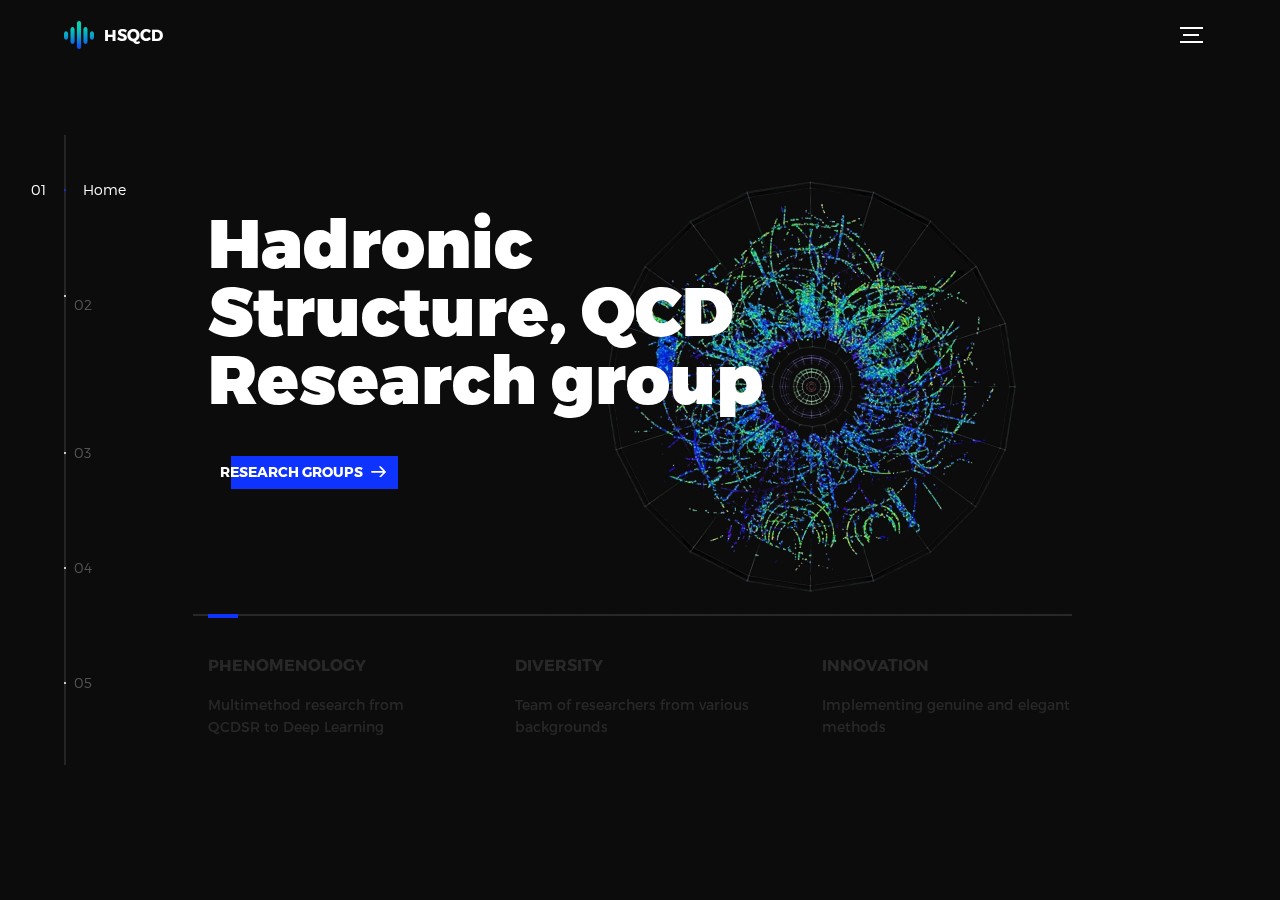
<file: index.html>
<!DOCTYPE html>
<html lang="en">
<head>
  <title>HSQCD</title>
  <meta charset="utf-8">
  <meta name="viewport" content="width=device-width, initial-scale=1">
  <meta http-equiv="X-UA-Compatible" content="IE=edge">
  <meta name="description" content="HSQCD-Collaboration">
  <meta name="keywords" content="HSQCD, Hadrons, QCD, Physics, Particle">
  <meta name="author" content="HSQCD">
  <link rel="stylesheet" href="assets/css/main.css">
  <style>
    /* Define the custom button style */
    .custom-button {
        display: inline-block;
        padding: 10px 20px;
        font-size: 16px;
        font-weight: bold;
        color: #ffffff; /* White text color */
        background-color: #0037ff; /* Blue background color */
        border: none;
        border-radius: 1px;
        text-decoration: none;
        cursor: pointer;
        transition: background-color 0.3s ease;
    }
    
    .custom-button:hover {
        background-color: #0056b3; /* Darker blue on hover */
    }
    
    .button-row {
        text-align: center; /* Center align the buttons within each row */
        margin-bottom: 20px;
    }
    </style>
</head>
<body>

<!-- notification for small viewports and landscape oriented smartphones -->
<div class="device-notification">
  <a class="device-notification--logo" href="#0">
    <img src="assets/img/logo.png" alt="HSQCD">
    <p>HSQCD</p>
  </a>
  <p class="device-notification--message">HSQCD has so much to offer that we must request you orient your device to portrait or find a larger screen. You won't be disappointed.</p>
</div>

<div class="perspective effect-rotate-left">
  <div class="container">
    <div class="outer-nav--return"></div>
    <div id="viewport" class="l-viewport">
      <div class="l-wrapper">
        <header class="header">
          <a class="header--logo" href="#0">
            <img src="assets/img/logo.png" alt="Global">
            <p>HSQCD</p>
          </a>
          <button class="header--cta cta">Research Groups</button>
          <div class="header--nav-toggle">
            <span></span>
          </div>
        </header>
        <nav class="l-side-nav">
          <ul class="side-nav">
            <li class="is-active"><span>Home</span></li>
            <li><span>Collaboration Info</span></li>
            <li><span>About</span></li>
            <li><span>Contact</span></li>
            <li><span>Research Groups</span></li>
          </ul>
        </nav>
        <ul class="l-main-content main-content">
          <li class="l-section section section--is-active">
            <div class="intro">
              <div class="intro--banner">
                <h1>Hadronic <br>Structure, QCD<br>Research group</h1>
                <button class="cta">Research Groups
                  <svg version="1.1" id="Layer_1" xmlns="http://www.w3.org/2000/svg" xmlns:xlink="http://www.w3.org/1999/xlink" x="0px" y="0px" viewBox="0 0 150 118" style="enable-background:new 0 0 150 118;" xml:space="preserve">
                    <g transform="translate(0.000000,118.000000) scale(0.100000,-0.100000)">
                      <path d="M870,1167c-34-17-55-57-46-90c3-15,81-100,194-211l187-185l-565-1c-431,0-571-3-590-13c-55-28-64-94-18-137c21-20,33-20,597-20h575l-192-193C800,103,794,94,849,39c20-20,39-29,61-29c28,0,63,30,298,262c147,144,272,271,279,282c30,51,23,60-219,304C947,1180,926,1196,870,1167z"/>
                    </g>
                  </svg>
                  <span class="btn-background"></span>
                </button>
                <img src="assets/img/allice.png" alt="Welcome">
              </div>
              <div class="intro--options">
                <a href="#0">
                  <h3>Phenomenology</h3>
                  <p>Multimethod research from QCDSR to Deep Learning</p>
                </a>
                <a href="#0">
                  <h3>Diversity</h3>
                  <p>Team of researchers from various backgrounds</p>
                </a>
                <a href="#0">
                  <h3>Innovation</h3>
                  <p>Implementing genuine and elegant methods</p>
                </a>
              </div>
            </div>
          </li>
          <li class="l-section section">
            <div class="work">
              <h2>Collaboration Info</h2>
              <div class="work--lockup">
                <ul class="slider">
                  <li class="slider--item slider--item-left">
                    <a href="#0">
                      <div class="slider--item-image">
                        <img src="assets/img/Azizi.jpeg" alt="Dr. Azizi">
                      </div>
                      <p class="slider--item-title">Dr. Azizi</p>
                      <p class="slider--item-description">Head of the collaboration. Expert in hadronic physics and QCD</p>
                    </a>
                  </li>
                  <li class="slider--item slider--item-center">
                    <a href="#0">
                      <div class="slider--item-image">
                        <img src="assets/img/cern.png" alt="CERN-FCC">
                      </div>
                      <p class="slider--item-title">CERN-Collaborator</p>
                      <p class="slider--item-description">Member of the future circular collider program.</p>
                    </a>
                  </li>
                  <li class="slider--item slider--item-right">
                    <a href="#0">
                      <div class="slider--item-image">
                        <img src="assets/img/Middle-east.png" alt="middle-east">
                      </div>
                      <p class="slider--item-title">HEP Center</p>
                      <p class="slider--item-description"> For Middle Eastern Researchers </p>
                    </a>
                  </li>
                </ul>
                <div class="slider--prev">
                  <svg version="1.1" id="Layer_1" xmlns="http://www.w3.org/2000/svg" xmlns:xlink="http://www.w3.org/1999/xlink" x="0px" y="0px" viewBox="0 0 150 118" style="enable-background:new 0 0 150 118;" xml:space="preserve">
                    <g transform="translate(0.000000,118.000000) scale(0.100000,-0.100000)">
                      <path d="M561,1169C525,1155,10,640,3,612c-3-13,1-36,8-52c8-15,134-145,281-289C527,41,562,10,590,10c22,0,41,9,61,29c55,55,49,64-163,278L296,510h575c564,0,576,0,597,20c46,43,37,109-18,137c-19,10-159,13-590,13l-565,1l182,180c101,99,187,188,193,199c16,30,12,57-12,84C631,1174,595,1183,561,1169z"/>
                    </g>
                  </svg>
                </div>
                <div class="slider--next">
                  <svg version="1.1" id="Layer_1" xmlns="http://www.w3.org/2000/svg" xmlns:xlink="http://www.w3.org/1999/xlink" x="0px" y="0px" viewBox="0 0 150 118" style="enable-background:new 0 0 150 118;" xml:space="preserve">
                    <g transform="translate(0.000000,118.000000) scale(0.100000,-0.100000)">
                      <path d="M870,1167c-34-17-55-57-46-90c3-15,81-100,194-211l187-185l-565-1c-431,0-571-3-590-13c-55-28-64-94-18-137c21-20,33-20,597-20h575l-192-193C800,103,794,94,849,39c20-20,39-29,61-29c28,0,63,30,298,262c147,144,272,271,279,282c30,51,23,60-219,304C947,1180,926,1196,870,1167z"/>
                    </g>
                  </svg>
                </div>
              </div>
            </div>
          </li>
          <li class="l-section section">
            <div class="about">
              <div class="about--banner">
                <h2>Exploring<br>the Universe<br>in the smallest<br>scales</h2>
                <a href="avail-jobs.html">Available Jobs
                  <span>
                    <svg version="1.1" id="Layer_1" xmlns="http://www.w3.org/2000/svg" xmlns:xlink="http://www.w3.org/1999/xlink" x="0px" y="0px" viewBox="0 0 150 118" style="enable-background:new 0 0 150 118;" xml:space="preserve">
                      <g transform="translate(0.000000,118.000000) scale(0.100000,-0.100000)">
                        <path d="M870,1167c-34-17-55-57-46-90c3-15,81-100,194-211l187-185l-565-1c-431,0-571-3-590-13c-55-28-64-94-18-137c21-20,33-20,597-20h575l-192-193C800,103,794,94,849,39c20-20,39-29,61-29c28,0,63,30,298,262c147,144,272,271,279,282c30,51,23,60-219,304C947,1180,926,1196,870,1167z"/>
                      </g>
                    </svg>
                  </span>
                </a>
                <img src="assets/img/tetraa.png" alt="About Us">
              </div>
              <div class="about--options">
                <a href="#0">
                  <h3>Members</h3>
                </a>
                <a href="#0">
                  <h3>Highlighted Publications</h3>
                </a>
                <a href="#0">
                  <h3>News Updates</h3>
                </a>
              </div>
            </div>
          </li>
          <li class="l-section section">
            <div class="contact">
              <div class="contact--lockup">
                <div class="modal">
                  <div class="modal--information">
                    <p>N.Kargar, Tehran, Iran</p>
                    <a href="mailto:kazem.azizi@ut.ac.ir">kazem.azizi@ut.ac.ir</a>
                  </div>
                  <ul class="modal--options">
                    <li><a href="mailto:kazem.azizi@ut.ac.ir">Contact Us</a></li>
                  </ul>
                </div>
              </div>
            </div>
          </li>
          <li class="l-section section">
            <div class="hire">
                <h2>Research topics</h2>
                <div class="button-row">
                    <a href="struct-func.html"><button class="custom-button">Structure Functions</button></a>
                    <a href="SM-phys.html"><button class="custom-button">SM Physics</button></a>
                    <a href="BSM.html"><button class="custom-button">BSM Physics</button></a>
                    <a href="dark-sect.html"><button class="custom-button">Dark Sector</button></a>
                </div>
                <div class="button-row">
                    <a href="exotic-hadrons.html"><button class="custom-button">Exotic Hadrons</button></a>
                    <a href="Higgs-sector.html"><button class="custom-button">Higgs Sector</button></a>
                    <a href="in-medium.html"><button class="custom-button">In-Medium Effects</button></a>
                </div>
                <div class="button-row">
                    <a href="QCDSR.html"><button class="custom-button">QCDSR</button></a>
                    <a href="experiment.html"><button class="custom-button">Experiments</button></a>
                    <a href="astro-cosmo-part.html"><button class="custom-button">Astro-Cosmo Particle</button></a>
                    <a href="model-building.html"><button class="custom-button">Model Building</button></a>
                </div>
            </div>
            
          </li>
        </ul>
      </div>
    </div>
  </div>
  <ul class="outer-nav">
    <li class="is-active">Home</li>
    <li>Collaboration Info</li>
    <li>About</li>
    <li>Contact</li>
    <li>Research Groups</li>
  </ul>
</div>

<script src="https://ajax.googleapis.com/ajax/libs/jquery/2.2.4/jquery.min.js"></script>
<script>window.jQuery || document.write('<script src="assets/js/vendor/jquery-2.2.4.min.js"><\/script>')</script>
<script src="assets/js/functions-min.js"></script>
</body>
</html>
</file>
<file: assets/css/main.css>
@font-face{font-family:'Montserrat';src:url("fonts/Montserrat-Black.eot");src:local("☺"),url("fonts/Montserrat-Black.woff") format("woff"),url("fonts/Montserrat-Black.ttf") format("truetype"),url("fonts/Montserrat-Black.svg") format("svg");font-weight:900;font-style:normal}@font-face{font-family:'Montserrat';src:url("fonts/Montserrat-Bold.eot");src:local("☺"),url("fonts/Montserrat-Bold.woff") format("woff"),url("fonts/Montserrat-Bold.ttf") format("truetype"),url("fonts/Montserrat-Bold.svg") format("svg");font-weight:700;font-style:normal}@font-face{font-family:'Montserrat';src:url("fonts/Montserrat-Regular.eot");src:local("☺"),url("fonts/Montserrat-Regular.woff") format("woff"),url("fonts/Montserrat-Regular.ttf") format("truetype"),url("fonts/Montserrat-Regular.svg") format("svg");font-weight:400;font-style:normal}@font-face{font-family:'Montserrat';src:url("fonts/Montserrat-Light.eot");src:local("☺"),url("fonts/Montserrat-Light.woff") format("woff"),url("fonts/Montserrat-Light.ttf") format("truetype"),url("fonts/Montserrat-Light.svg") format("svg");font-weight:300;font-style:normal}/*! normalize.css v3.0.2 | MIT License | git.io/normalize */html{font-family:sans-serif;-ms-text-size-adjust:100%;-webkit-text-size-adjust:100%}body{margin:0}article,aside,details,figcaption,figure,footer,header,hgroup,main,menu,nav,section,summary{display:block}audio,canvas,progress,video{display:inline-block;vertical-align:baseline}audio:not([controls]){display:none;height:0}[hidden],template{display:none}a{background-color:transparent}a:active,a:hover{outline:0}abbr[title]{border-bottom:1px dotted}b,strong{font-weight:bold}dfn{font-style:italic}h1{font-size:2em;margin:0.67em 0}mark{background:#ff0;color:#000}small{font-size:80%}sub,sup{font-size:75%;line-height:0;position:relative;vertical-align:baseline}sup{top:-0.5em}sub{bottom:-0.25em}img{border:0}svg:not(:root){overflow:hidden}figure{margin:1em 40px}hr{box-sizing:content-box;height:0}pre{overflow:auto}code,kbd,pre,samp{font-family:monospace, monospace;font-size:1em}button,input,optgroup,select,textarea{color:inherit;font:inherit;margin:0}button{overflow:visible}button,select{text-transform:none}button,html input[type="button"],input[type="reset"],input[type="submit"]{-webkit-appearance:button;cursor:pointer}button[disabled],html input[disabled]{cursor:default}button::-moz-focus-inner,input::-moz-focus-inner{border:0;padding:0}input{line-height:normal}input[type="checkbox"],input[type="radio"]{box-sizing:border-box;padding:0}input[type="number"]::-webkit-inner-spin-button,input[type="number"]::-webkit-outer-spin-button{height:auto}input[type="search"]{-webkit-appearance:textfield;box-sizing:content-box}input[type="search"]::-webkit-search-cancel-button,input[type="search"]::-webkit-search-decoration{-webkit-appearance:none}fieldset{border:1px solid #c0c0c0;margin:0 2px;padding:0.35em 0.625em 0.75em}legend{border:0;padding:0}textarea{overflow:auto}optgroup{font-weight:bold}table{border-collapse:collapse;border-spacing:0}td,th{padding:0}::-moz-selection{background:#FFF498}::selection{background:#FFF498}::-moz-selection{background:#FFF498}img::-moz-selection{background:transparent}img::selection{background:transparent}img::-moz-selection{background:transparent}body{-webkit-tap-highlight-color:#FFF498}body{background-color:#0c0c0c;font-size:14px;line-height:1.6;font-family:"Montserrat",sans-serif;color:#fff;-webkit-font-smoothing:antialiased;-webkit-text-size-adjust:100%}.l-viewport{position:relative;width:100%;height:100vh;box-shadow:0 0 45px 5px rgba(0,0,0,0.85);overflow:hidden}.l-wrapper{position:relative;width:1440px;max-width:90%;height:100%;margin:0 auto}.l-side-nav{position:absolute;left:0;display:-webkit-box;display:-webkit-flex;display:-ms-flexbox;display:flex;height:100%;-webkit-box-align:center;-webkit-align-items:center;-ms-flex-align:center;align-items:center}.l-side-nav::before{content:"";position:absolute;top:50%;left:0;-webkit-transform:translateY(-50%);transform:translateY(-50%);width:2px;height:70%;max-height:750px;background-color:#555;opacity:.35;z-index:10}@media (max-width: 1180px){.l-side-nav{display:none}}.l-main-content{position:relative;width:100%;height:100%;margin:0;padding:0;list-style:none}.l-section{position:absolute;width:100%;height:100%}.device-notification{display:none;position:fixed;top:0;left:0;width:100%;height:100%;-webkit-box-orient:vertical;-webkit-box-direction:normal;-webkit-flex-direction:column;-ms-flex-direction:column;flex-direction:column;-webkit-box-align:center;-webkit-align-items:center;-ms-flex-align:center;-ms-grid-row-align:center;align-items:center;-webkit-box-pack:center;-webkit-justify-content:center;-ms-flex-pack:center;justify-content:center;background-color:#0c0c0c;z-index:12}.device-notification--logo{display:-webkit-box;display:-webkit-flex;display:-ms-flexbox;display:flex;-webkit-box-align:center;-webkit-align-items:center;-ms-flex-align:center;align-items:center;text-decoration:none;color:#fff}.device-notification--logo p{margin:0 0 0 10px;font-size:16px;font-weight:700;text-transform:uppercase}.device-notification--message{width:70%;margin:30px 0 0 0;font-weight:700;text-align:center}@media (max-width: 767px) and (min-width: 601px) and (max-height: 680px){.device-notification{display:-webkit-box;display:-webkit-flex;display:-ms-flexbox;display:flex}}@media (max-width: 600px) and (min-width: 480px) and (max-height: 580px){.device-notification{display:-webkit-box;display:-webkit-flex;display:-ms-flexbox;display:flex}}@media (max-width: 736px) and (min-width: 360px) and (orientation: landscape){.device-notification{display:-webkit-box;display:-webkit-flex;display:-ms-flexbox;display:flex}}@media(max-width: 359px){.device-notification{display:-webkit-box;display:-webkit-flex;display:-ms-flexbox;display:flex}}.section{opacity:0;visibility:hidden;-webkit-transition:opacity .4s ease-in-out,visibility 0s .4s;transition:opacity .4s ease-in-out,visibility 0s .4s}.section--is-active{opacity:1;visibility:visible;z-index:1;-webkit-transition:opacity .4s ease-in-out .4s;transition:opacity .4s ease-in-out .4s}.section--next{-webkit-transform:translateY(-45px);transform:translateY(-45px);-webkit-transition:-webkit-transform .4s ease-in-out;transition:-webkit-transform .4s ease-in-out;transition:transform .4s ease-in-out;transition:transform .4s ease-in-out, -webkit-transform .4s ease-in-out}.section--prev{-webkit-transform:translateY(45px);transform:translateY(45px);-webkit-transition:-webkit-transform .4s ease-in-out;transition:-webkit-transform .4s ease-in-out;transition:transform .4s ease-in-out;transition:transform .4s ease-in-out, -webkit-transform .4s ease-in-out}.header{position:absolute;top:0;left:0;display:-webkit-box;display:-webkit-flex;display:-ms-flexbox;display:flex;width:100%;height:70px;-webkit-box-align:center;-webkit-align-items:center;-ms-flex-align:center;align-items:center;-webkit-box-pack:justify;-webkit-justify-content:space-between;-ms-flex-pack:justify;justify-content:space-between;z-index:10}.header--logo{display:-webkit-box;display:-webkit-flex;display:-ms-flexbox;display:flex;-webkit-box-align:center;-webkit-align-items:center;-ms-flex-align:center;align-items:center;text-decoration:none;color:#fff}.header--logo p{margin:0 0 0 10px;font-size:16px;font-weight:700;text-transform:uppercase}.header--nav-toggle{display:-webkit-box;display:-webkit-flex;display:-ms-flexbox;display:flex;width:50px;height:50px;-webkit-box-orient:vertical;-webkit-box-direction:normal;-webkit-flex-direction:column;-ms-flex-direction:column;flex-direction:column;-webkit-box-align:center;-webkit-align-items:center;-ms-flex-align:center;align-items:center;-webkit-box-pack:center;-webkit-justify-content:center;-ms-flex-pack:center;justify-content:center;cursor:pointer}.header--nav-toggle span,.header--nav-toggle::before,.header--nav-toggle::after{content:"";position:relative;width:16px;height:2px;background-color:#fff}.header--nav-toggle::before{bottom:5px;width:23px}.header--nav-toggle::after{top:5px;width:23px}.header--cta{position:absolute;top:50%;left:50%;-webkit-transform:translate(-50%, -50%);transform:translate(-50%, -50%);padding:0 20px;line-height:30px;text-decoration:none;color:#fff;font-weight:700;text-transform:uppercase;background-color:#0f33ff;border:none;opacity:0;visibility:hidden;-webkit-transition:opacity .4s ease-in-out,visibility 0s .4s;transition:opacity .4s ease-in-out,visibility 0s .4s}.header--cta:focus{outline:none}.header--cta.is-active{opacity:1;visibility:visible;-webkit-transition:opacity .4s ease-in-out .4s;transition:opacity .4s ease-in-out .4s}@media (max-width: 767px){.header--cta{display:none}}.side-nav{position:relative;display:-webkit-box;display:-webkit-flex;display:-ms-flexbox;display:flex;width:100px;height:70%;max-height:750px;-webkit-box-orient:vertical;-webkit-box-direction:normal;-webkit-flex-direction:column;-ms-flex-direction:column;flex-direction:column;-webkit-justify-content:space-around;-ms-flex-pack:distribute;justify-content:space-around;margin:0;padding:0;list-style-position:inside;z-index:10}.side-nav>li{position:relative;top:-5px;color:#fff;font-size:6px;cursor:pointer}.side-nav>li span{position:relative;top:3px;left:10px;color:#fff;font-size:14px;font-weight:300;opacity:0;visibility:hidden}.side-nav>li::before{position:absolute;top:3px;left:10px;color:#555;font-size:14px;font-weight:300}.side-nav li:nth-child(1)::before{content:"01"}.side-nav li:nth-child(2)::before{content:"02"}.side-nav li:nth-child(3)::before{content:"03"}.side-nav li:nth-child(4)::before{content:"04"}.side-nav li:nth-child(5)::before{content:"05"}.side-nav li.is-active{color:#0f33ff;-webkit-transition:color .4s ease-in-out;transition:color .4s ease-in-out}.side-nav li.is-active span{opacity:1;visibility:visible;-webkit-transition:opacity .4s ease-in-out;transition:opacity .4s ease-in-out}.side-nav li.is-active::before{left:-33px;color:#fff}.intro{position:relative;display:-webkit-box;display:-webkit-flex;display:-ms-flexbox;display:flex;width:900px;max-width:75%;height:100%;-webkit-box-orient:vertical;-webkit-box-direction:normal;-webkit-flex-direction:column;-ms-flex-direction:column;flex-direction:column;-webkit-box-pack:center;-webkit-justify-content:center;-ms-flex-pack:center;justify-content:center;margin:0 auto}@media (max-width: 1180px){.intro{max-width:100%}}.intro--banner{position:relative;height:475px}.intro--banner::before{content:"";position:absolute;bottom:20px;left:-15px;right:0;height:2px;background-color:#282828}.intro--banner::after{content:"";position:absolute;bottom:18px;left:0;width:30px;height:4px;background-color:#0f33ff}.intro--banner h1{position:relative;font-size:68px;font-weight:900;line-height:1;z-index:1}.intro--banner button{position:relative;padding:5px 17px 5px 12px;font-weight:700;text-transform:uppercase;background-color:transparent;border:none}.intro--banner button .btn-background{position:absolute;top:0;left:23px;right:0;height:100%;background-color:#0f33ff;z-index:-1;-webkit-transition:left .2s ease-in-out;transition:left .2s ease-in-out}.intro--banner button:hover .btn-background{left:0}.intro--banner button:focus{outline:none}.intro--banner button svg{position:relative;left:5px;width:15px;fill:#fff}.intro--banner img{position:absolute;bottom:21px;right:-12px}.intro--options{display:-webkit-box;display:-webkit-flex;display:-ms-flexbox;display:flex;-webkit-box-pack:justify;-webkit-justify-content:space-between;-ms-flex-pack:justify;justify-content:space-between;margin:0;padding:0;list-style:none}.intro--options>a{max-width:250px;text-decoration:none;color:#282828;-webkit-transition:color .2s ease-in-out;transition:color .2s ease-in-out}.intro--options>a:hover{color:#fff}.intro--options h3{font-size:16px;text-transform:uppercase}.intro--options p{margin-bottom:0}@media (max-width: 900px){.intro--banner{height:380px}.intro--banner h1{font-size:55px}.intro--banner img{width:430px}.intro--options>a{margin-right:30px}.intro--options>a:last-child{margin-right:0}}@media (max-width: 767px){.intro--banner{height:305px}.intro--banner h1{font-size:44px}.intro--banner img{width:330px}.intro--options{display:block}.intro--options>a{display:block;max-width:100%;margin:0 0 30px 0}.intro--options>a:last-child{margin-bottom:0}}@media (max-width: 600px){.intro--banner{height:360px}.intro--banner h1{font-size:55px}.intro--banner img{display:none}}@media (max-width: 600px) and (max-height: 750px){.intro--banner{height:auto}.intro--banner::before,.intro--banner::after{display:none}.intro--banner h1{margin-top:0}.intro--options{display:none}}.work{position:relative;display:-webkit-box;display:-webkit-flex;display:-ms-flexbox;display:flex;width:960px;max-width:80%;height:100%;-webkit-box-orient:vertical;-webkit-box-direction:normal;-webkit-flex-direction:column;-ms-flex-direction:column;flex-direction:column;-webkit-box-pack:center;-webkit-justify-content:center;-ms-flex-pack:center;justify-content:center;margin:0 auto}@media (max-width: 1180px){.work{max-width:100%}}.work h2{margin:0 0 20px 0;font-size:30px;text-align:center}.work--lockup{position:relative}.work--lockup .slider{position:relative;display:-webkit-box;display:-webkit-flex;display:-ms-flexbox;display:flex;width:80%;margin:0 auto;padding:0;list-style:none}.work--lockup .slider--item{position:absolute;display:none;text-align:center}.work--lockup .slider--item a{text-decoration:none;color:#858585}.work--lockup .slider--item-title{margin-top:10px;font-size:12px;font-weight:700;text-transform:uppercase}.work--lockup .slider--item-description{display:none;max-width:250px;margin:0 auto}.work--lockup .slider--item-image{width:150px;height:150px;margin:0 auto;border-radius:50%;overflow:hidden}.work--lockup .slider--item-image img{width:100%}.work--lockup .slider--item-left{top:50%;left:0;-webkit-transform:translateY(-50%);transform:translateY(-50%);display:block}.work--lockup .slider--item-right{top:50%;right:0;-webkit-transform:translateY(-50%);transform:translateY(-50%);display:block}.work--lockup .slider--item-center{position:relative;top:30px;left:50%;-webkit-transform:translateX(-50%);transform:translateX(-50%);display:block}.work--lockup .slider--item-center a{color:#fff}.work--lockup .slider--item-center .slider--item-title{margin-top:25px;font-size:16px}.work--lockup .slider--item-center .slider--item-description{display:block}.work--lockup .slider--item-center .slider--item-image{width:300px;height:300px}.work--lockup .slider--next,.work--lockup .slider--prev{position:absolute;top:160px;display:-webkit-box;display:-webkit-flex;display:-ms-flexbox;display:flex;width:50px;height:50px;-webkit-box-align:center;-webkit-align-items:center;-ms-flex-align:center;align-items:center;-webkit-box-pack:center;-webkit-justify-content:center;-ms-flex-pack:center;justify-content:center;background-color:#282828;border-radius:50%;cursor:pointer}.work--lockup .slider--next svg,.work--lockup .slider--prev svg{width:20px;fill:#fff}.work--lockup .slider--next{right:0}.work--lockup .slider--prev{left:0}@media (max-width: 900px){.work--lockup .slider--item-image{width:120px;height:120px}.work--lockup .slider--item-center .slider--item-image{width:240px;height:240px}.work--lockup .slider--next,.work--lockup .slider--prev{top:130px}}@media (max-width: 767px){.work--lockup .slider{width:75%}.work--lockup .slider--item-image{width:90px;height:90px}.work--lockup .slider--item-center .slider--item-image{width:190px;height:190px}.work--lockup .slider--next,.work--lockup .slider--prev{top:105px}}@media (max-width: 600px){.work--lockup .slider{width:auto}.work--lockup .slider--item-left,.work--lockup .slider--item-right{display:none}}.about{position:relative;display:-webkit-box;display:-webkit-flex;display:-ms-flexbox;display:flex;width:900px;max-width:75%;height:100%;-webkit-box-orient:vertical;-webkit-box-direction:normal;-webkit-flex-direction:column;-ms-flex-direction:column;flex-direction:column;-webkit-box-pack:center;-webkit-justify-content:center;-ms-flex-pack:center;justify-content:center;margin:0 auto}@media (max-width: 1180px){.about{max-width:100%}}.about--banner{position:relative;height:475px}.about--banner::before{content:"";position:absolute;top:20px;left:200px;-webkit-transform:rotate(-25deg);transform:rotate(-25deg);border:5px solid #0f33ff;border-right-color:transparent;border-bottom-color:transparent}.about--banner::after{content:"";position:absolute;top:75px;left:400px;-webkit-transform:rotate(45deg);transform:rotate(45deg);width:10px;height:10px;background-color:#0f33ff}.about--banner h2{position:relative;margin-top:35px;font-size:68px;font-weight:900;line-height:1;z-index:1}.about--banner h2::before{content:"";position:absolute;top:60px;left:268px;width:30px;height:30px;background-color:#0f33ff;border-radius:50%}.about--banner h2::after{content:"";position:absolute;top:255px;left:255px;width:10px;height:10px;background-color:#0f33ff}.about--banner a{padding:5px 17px 5px 0;text-decoration:none;color:#fff;font-weight:700;text-transform:uppercase;background-color:transparent}.about--banner a:hover svg{left:10px}.about--banner a svg{position:relative;left:5px;width:15px;fill:#fff;-webkit-transition:left .2s ease-in-out;transition:left .2s ease-in-out}.about--banner img{position:absolute;bottom:-90px;right:-12px}.about--options{display:-webkit-box;display:-webkit-flex;display:-ms-flexbox;display:flex;max-width:600px;-webkit-box-pack:justify;-webkit-justify-content:space-between;-ms-flex-pack:justify;justify-content:space-between;margin:0;padding:0;list-style:none}.about--options>a{position:relative;width:150px;height:75px;text-decoration:none;color:#fff;border:10px solid #0f33ff;background-position:center;background-size:cover;background-repeat:no-repeat}.about--options>a:nth-child(1){background-image:url("../img/about-winners.jpg")}.about--options>a:nth-child(2){background-image:url("../img/about-philosophy.jpg")}.about--options>a:nth-child(3){background-image:url("../img/about-history.jpg")}.about--options>a:hover h3{bottom:-50px}.about--options h3{position:absolute;bottom:-38px;left:10px;font-size:16px;text-transform:uppercase;-webkit-transition:bottom .2s ease-in-out,left .2s ease-in-out;transition:bottom .2s ease-in-out,left .2s ease-in-out}@media (max-width: 767px){.about--banner{height:305px}.about--banner::before{top:0;left:125px}.about--banner::after{top:35px;left:260px}.about--banner h2{margin-top:10px;font-size:44px}.about--banner h2::before{top:28px;left:168px}.about--banner h2::after{top:163px;left:163px}.about--banner img{width:315px}}@media (max-width: 600px){.about--banner{height:auto}.about--banner::before{left:155px}.about--banner::after{left:310px}.about--banner h2{margin-top:0;font-size:55px}.about--banner h2::before{top:43px;left:214px}.about--banner h2::after{top:205px;left:205px}.about--banner img{display:none}.about--options{display:none}}.contact{position:fixed;top:0;left:0;width:100%;height:100%;background-image:url("../img/map.png");background-position:center;background-size:cover;background-repeat:no-repeat}.contact--lockup{position:relative;display:-webkit-box;display:-webkit-flex;display:-ms-flexbox;display:flex;width:900px;max-width:75%;height:100%;-webkit-box-align:center;-webkit-align-items:center;-ms-flex-align:center;align-items:center;-webkit-box-pack:end;-webkit-justify-content:flex-end;-ms-flex-pack:end;justify-content:flex-end;margin:0 auto}@media (max-width: 1180px){.contact--lockup{max-width:90%}}@media (max-width: 767px){.contact--lockup{-webkit-box-pack:center;-webkit-justify-content:center;-ms-flex-pack:center;justify-content:center}}.contact--lockup .modal{padding:45px 45px;text-align:center;background-color:#0c0c0c;box-shadow:0 0 30px 0 rgba(0,0,0,0.75)}.contact--lockup .modal--information p,.contact--lockup .modal--information a{display:block;margin:14px 0;text-decoration:none;color:#fff;font-weight:700}.contact--lockup .modal--information p{margin-top:0}.contact--lockup .modal--options{margin:0;padding:0;list-style:none}.contact--lockup .modal--options>li{width:130px;margin:0 auto 25px auto}.contact--lockup .modal--options li:nth-child(1){background-color:#1769ff}.contact--lockup .modal--options li:nth-child(2){background-color:#ea4c89}.contact--lockup .modal--options li:nth-child(3){margin-bottom:0;background-color:#0f33ff;text-transform:uppercase}.contact--lockup .modal--options a{display:block;width:100%;padding:8px 0;text-decoration:none;color:#fff;font-weight:700}.hire{position:relative;display:-webkit-box;display:-webkit-flex;display:-ms-flexbox;display:flex;width:700px;max-width:75%;height:100%;-webkit-box-orient:vertical;-webkit-box-direction:normal;-webkit-flex-direction:column;-ms-flex-direction:column;flex-direction:column;-webkit-box-pack:center;-webkit-justify-content:center;-ms-flex-pack:center;justify-content:center;margin:0 auto}@media (max-width: 1180px){.hire{max-width:100%}}.hire h2{margin:0 0 20px 0;font-size:30px;text-align:center}.work-request{display:-webkit-box;display:-webkit-flex;display:-ms-flexbox;display:flex;width:100%;-webkit-box-orient:vertical;-webkit-box-direction:normal;-webkit-flex-direction:column;-ms-flex-direction:column;flex-direction:column;-webkit-box-align:center;-webkit-align-items:center;-ms-flex-align:center;align-items:center;color:#fff}.work-request input[type="submit"]{width:400px;max-width:100%;line-height:50px;font-size:16px;font-weight:700;text-transform:uppercase;background-color:#0f33ff;border:none;border-radius:0}.work-request input[type="submit"]:focus{outline:none}.work-request--options{display:-webkit-box;display:-webkit-flex;display:-ms-flexbox;display:flex;width:100%;-webkit-box-orient:vertical;-webkit-box-direction:normal;-webkit-flex-direction:column;-ms-flex-direction:column;flex-direction:column;-webkit-box-align:center;-webkit-align-items:center;-ms-flex-align:center;align-items:center;margin:30px 0}.work-request--options .options-a{display:-webkit-box;display:-webkit-flex;display:-ms-flexbox;display:flex;width:100%;-webkit-box-pack:justify;-webkit-justify-content:space-between;-ms-flex-pack:justify;justify-content:space-between}.work-request--options .options-b{display:-webkit-box;display:-webkit-flex;display:-ms-flexbox;display:flex;width:72%;-webkit-flex-wrap:wrap;-ms-flex-wrap:wrap;flex-wrap:wrap;-webkit-justify-content:space-around;-ms-flex-pack:distribute;justify-content:space-around}.work-request--options label{display:block;width:200px;margin-bottom:30px;line-height:50px;font-size:16px;font-weight:700;text-align:center;border:2px solid #fff;cursor:pointer;-webkit-transition:background-color .2s ease-in-out,border-color .2s ease-in-out;transition:background-color .2s ease-in-out,border-color .2s ease-in-out}.work-request--options label svg{position:relative;left:-5px;width:0;fill:#fff;-webkit-transition:width .2s ease-in-out;transition:width .2s ease-in-out}.work-request--options input[type="checkbox"]{display:none}.work-request--options input[type="checkbox"]:checked+label{background-color:#0f33ff;border-color:#0f33ff}.work-request--options input[type="checkbox"]:checked+label svg{width:15px}.work-request--information{display:-webkit-box;display:-webkit-flex;display:-ms-flexbox;display:flex;width:100%;-webkit-box-pack:justify;-webkit-justify-content:space-between;-ms-flex-pack:justify;justify-content:space-between;margin-bottom:60px}.work-request--information .information-name,.work-request--information .information-email{position:relative;width:45%;height:50px;font-size:30px;font-weight:300}.work-request--information input[type="text"],.work-request--information input[type="email"]{width:100%;padding:0 0 5px 0;background-color:transparent;border:none;border-bottom:1px solid #fff;border-radius:0}.work-request--information input[type="text"]:focus,.work-request--information input[type="email"]:focus{outline:none;background-color:#0c0c0c}.work-request--information label{position:absolute;top:0;left:0;pointer-events:none;-webkit-transition:top .2s ease-in-out,font-size .2s ease-in-out;transition:top .2s ease-in-out,font-size .2s ease-in-out}.work-request--information input:focus+label,.work-request--information input.has-value+label{top:-15px;font-size:14px}@media (max-width: 767px){.work-request--options{-webkit-box-orient:horizontal;-webkit-box-direction:normal;-webkit-flex-direction:row;-ms-flex-direction:row;flex-direction:row;-webkit-justify-content:space-around;-ms-flex-pack:distribute;justify-content:space-around}.work-request--options .options-a,.work-request--options .options-b{display:block;width:auto}}@media (max-width: 600px){.work-request--options{margin:20px 0}}@media (max-width: 600px) and (max-width: 415px){.work-request--options{-webkit-box-pack:justify;-webkit-justify-content:space-between;-ms-flex-pack:justify;justify-content:space-between}}@media (max-width: 600px){.work-request--options label{width:150px;margin-bottom:15px;font-size:14px}.work-request--options input[type="checkbox"]:checked+label svg{width:12px}.work-request--information{margin-bottom:30px}.work-request--information .information-name,.work-request--information .information-email{height:40px;font-size:24px}}.perspective{position:relative;width:100%;height:100%;overflow:hidden}.perspective--modalview{position:fixed;-webkit-perspective:1500px;perspective:1500px}.container{position:relative;-webkit-transform:translateZ(0) translateX(0) rotateY(0deg);transform:translateZ(0) translateX(0) rotateY(0deg);min-height:100%;outline:30px solid #0f33ff;-webkit-transition:-webkit-transform .4s;transition:-webkit-transform .4s;transition:transform .4s;transition:transform .4s, -webkit-transform .4s}.modalview .container{position:absolute;width:100%;height:100%;overflow:hidden;-webkit-backface-visibility:hidden;backface-visibility:hidden}.effect-rotate-left .container{-webkit-transform-origin:0% 50%;transform-origin:0% 50%;-webkit-transition:-webkit-transform .4s;transition:-webkit-transform .4s;transition:transform .4s;transition:transform .4s, -webkit-transform .4s}.effect-rotate-left--animate .container{-webkit-transform:translateZ(-1800px) translateX(-50%) rotateY(45deg);transform:translateZ(-1800px) translateX(-50%) rotateY(45deg);outline:30px solid #0f33ff}.outer-nav{position:absolute;top:50%;left:55%;-webkit-transform:translateY(-50%);transform:translateY(-50%);-webkit-transform-style:preserve-3d;transform-style:preserve-3d;margin:0;padding:0;list-style:none;text-align:center;visibility:hidden;-webkit-transition:visibility 0s .2s;transition:visibility 0s .2s}.outer-nav.is-vis{visibility:visible}.outer-nav--return{position:absolute;top:0;left:0;width:100%;height:100%;display:none;cursor:pointer;z-index:11}.outer-nav--return.is-vis{display:block}.outer-nav>li{-webkit-transform-style:preserve-3d;transform-style:preserve-3d;-webkit-transform:translateX(350px) translateZ(-1000px);transform:translateX(350px) translateZ(-1000px);font-size:55px;font-weight:900;opacity:0;cursor:pointer;-webkit-transition:opacity .2s,-webkit-transform .2s;transition:opacity .2s,-webkit-transform .2s;transition:transform .2s,opacity .2s;transition:transform .2s,opacity .2s,-webkit-transform .2s}.outer-nav>li.is-vis{-webkit-transform:translateX(0) translateZ(0);transform:translateX(0) translateZ(0);opacity:1;-webkit-transition:opacity .4s,-webkit-transform .4s;transition:opacity .4s,-webkit-transform .4s;transition:transform .4s,opacity .4s;transition:transform .4s,opacity .4s,-webkit-transform .4s}.outer-nav>li::before{content:"";position:absolute;top:50%;left:50%;-webkit-transform:translate(-50%, -25%);transform:translate(-50%, -25%);width:110%;height:15px;opacity:0;background-color:#0f33ff}.outer-nav>li.is-active::before{opacity:1}@media (max-width: 767px){.outer-nav>li{font-size:44px}}@media (max-width: 600px){.outer-nav>li{font-size:34px}}.outer-nav li.is-vis:nth-child(2){-webkit-transition-delay:.04s;transition-delay:.04s}.outer-nav li.is-vis:nth-child(3){-webkit-transition-delay:.08s;transition-delay:.08s}.outer-nav li.is-vis:nth-child(4){-webkit-transition-delay:.12s;transition-delay:.12s}.outer-nav li.is-vis:nth-child(5){-webkit-transition-delay:.16s;transition-delay:.16s}
</file>
